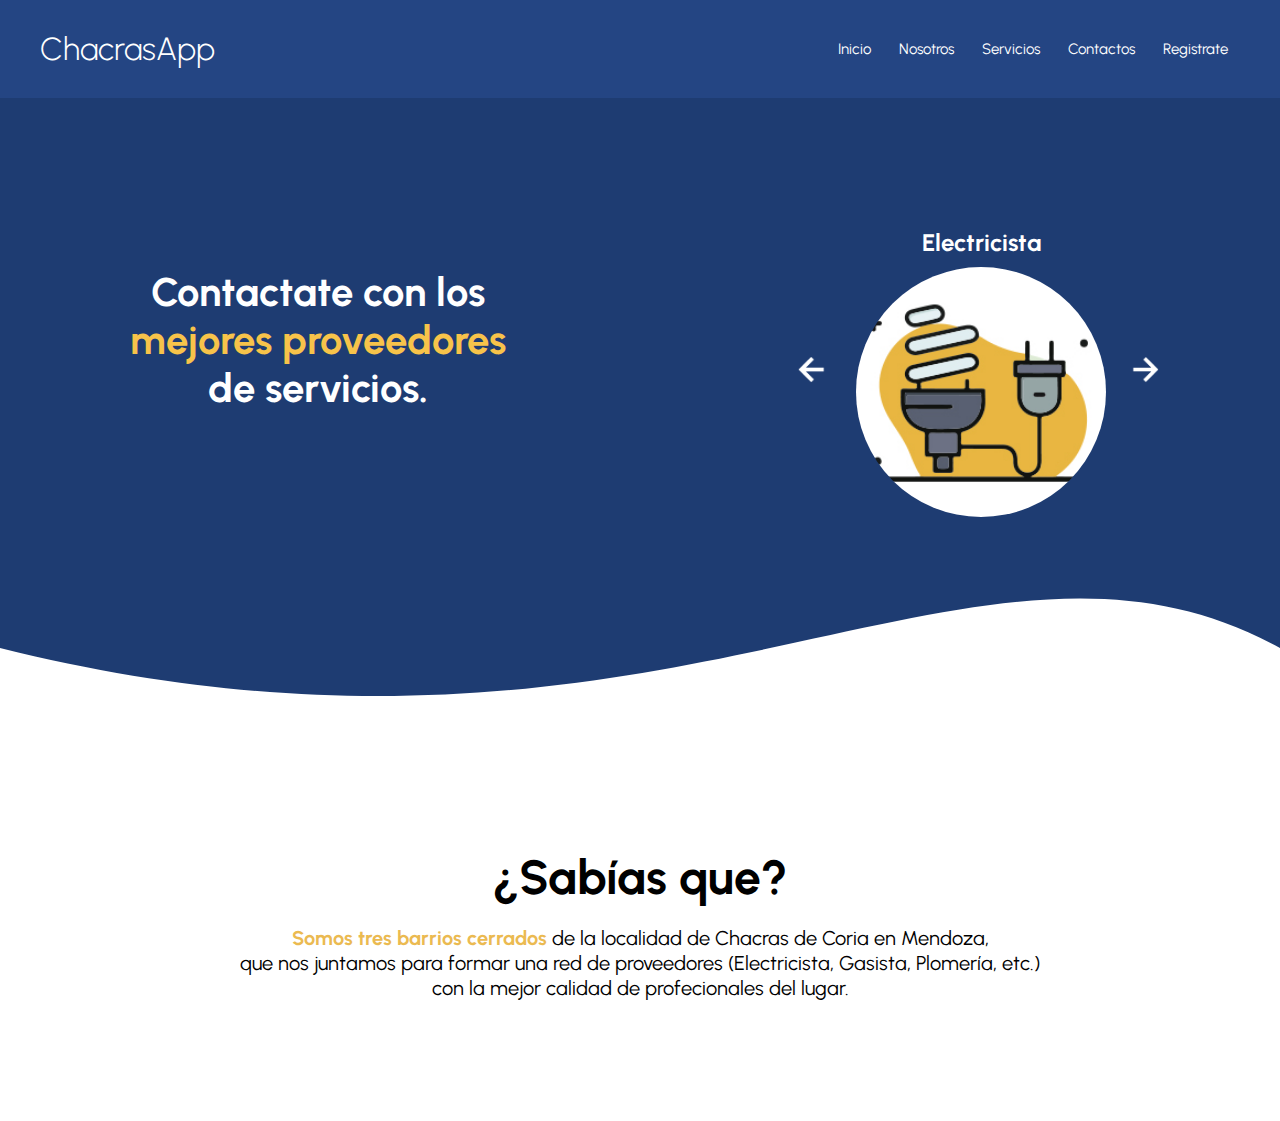
<file: PaginaWeb/index.html>
<!DOCTYPE html>
<html lang="es">
  <head>
    <meta charset="UTF-8" />
    <meta http-equiv="X-UA-Compatible" content="IE=edge" />
    <meta name="viewport" content="width=device-width, user-scalable=no, initial-scale=1.0, maximum-scale=1.0, minimum-scale=1.0">
    <title>Proveedor de servicios</title>
    <link rel="stylesheet" href=css/estilos.css />
  </head>
  <body>
    <header class="hero">      
        <div class="navbar">  
          <div><h2 class="nav__logo">ChacrasApp</h2></div>                
          <div class="nav-header">
                      
              <!-- responsive navbar toggle button -->
              <input type="checkbox" id="nav-check" />
              <div class="nav-btn">
                <label for="nav-check">
                  <span></span>
                  <span></span>
                  <span></span>
                </label>
              </div>
              <!-- Navbar items -->          
              <div class="nav-links">            
                <a href="#">Inicio</a>
                <a href="#sobremi">Nosotros</a>
                <!-- Dropdown menu -->
                <div class="dropdown">
                  <a class="dropBtn" href="#"
                    >Servicios
                    <i class="fas fa-angle-down"></i>
                  </a>
                  <div class="drop-content">
                    <a href="#">Electricista</a>
                    <a href="#">Gasista</a>
                    <a href="#">Plomería</a>
                  </div>
                </div>
                <a href="#">Contactos</a>
                <div class="dropdown">
                  <a class="dropBtn" href="#"
                    >Registrate
                    <i class="fas fa-angle-down"></i>
                  </a>
                  <div class="drop-content">
                    <a href="RegistroProveedor.html">Proveedor</a>
                    <a href="Registro Usuario.html">Usuarios</a>
                  </div>
                </div>
              </div>
          </div>      
    </header>   
        <section class="hero__main__container">
          <div class="hero__texts">
            <h1 class="hero__title">
              Contactate con los
              <p>mejores proveedores</p>
              de servicios.
            </h1>
          </div>    
          <section class="testimony" id="Acerca">
            <div class="testimony__container container">
              <img
                src="./images/leftarrow.png"
                class="testimony__arrow"
                id="before"
              />
  
              <section class="testimony__body testimony__body--show" data-id="1">
                <div class="testimony__texts">
                  <h2 class="subtitlee">Electricista<br /></h2>
                </div>
  
                <figure class="testimony__picture">
                  <img src="./images/electricista.jpg" class="testimony__img" />
                </figure>
              </section>
  
              <section class="testimony__body" data-id="2">
                <div class="testimony__texts">
                  <h2 class="subtitlee">Gasista<br /></h2>
                </div>
  
                <figure class="testimony__picture">
                  <img src="./images/gasista.jpg" class="testimony__img" />
                </figure>
              </section>
  
              <section class="testimony__body" data-id="3">
                <div class="testimony__texts">
                  <h2 class="subtitlee">Plomería<br /></h2>
                </div>
  
                <figure class="testimony__picture">
                  <img src="./images/plomeria.jpg" class="testimony__img" />
                </figure>
              </section>
  
              <img
                src="./images/rightarrow.png"
                class="testimony__arrow"
                id="next"
              />
            </div>
          </section>
           
        </section>
          
          <!--Forma-->
          <div style="height: 150px; overflow: hidden" class="hero__waves">
            <svg
              viewBox="0 0 500 150"
              preserveAspectRatio="none"
              style="height: 100%; width: 100%"
            >
              <path
                d="M0.00,49.99 C262.08,217.40 378.89,-120.09 500.00,49.99 L500.00,150.00 L0.00,150.00 Z"
                style="stroke: none; fill: #fff"
              ></path>
            </svg>
          </div>  
        </div> 
      </div>  
     
      <!-- SECCION SOBRE MI (la pagina) -->
      <section id="sobremi" class="sobremi">
        <div class="contenido-seccion">
          <h2 a href="nav__links">¿Sabías que?</h2>
          <p>
            <span>Somos tres barrios cerrados</span> de la localidad de Chacras
            de Coria en Mendoza, <br> 
            que nos juntamos para formar una red de proveedores (Electricista,
            Gasista, Plomería, etc.) </br> con la mejor calidad de profecionales del
            lugar.
          </p>
        </div>
      </section>
    

    
    <script src="js/slider.js"></script>
  </body>
</html>
</file>
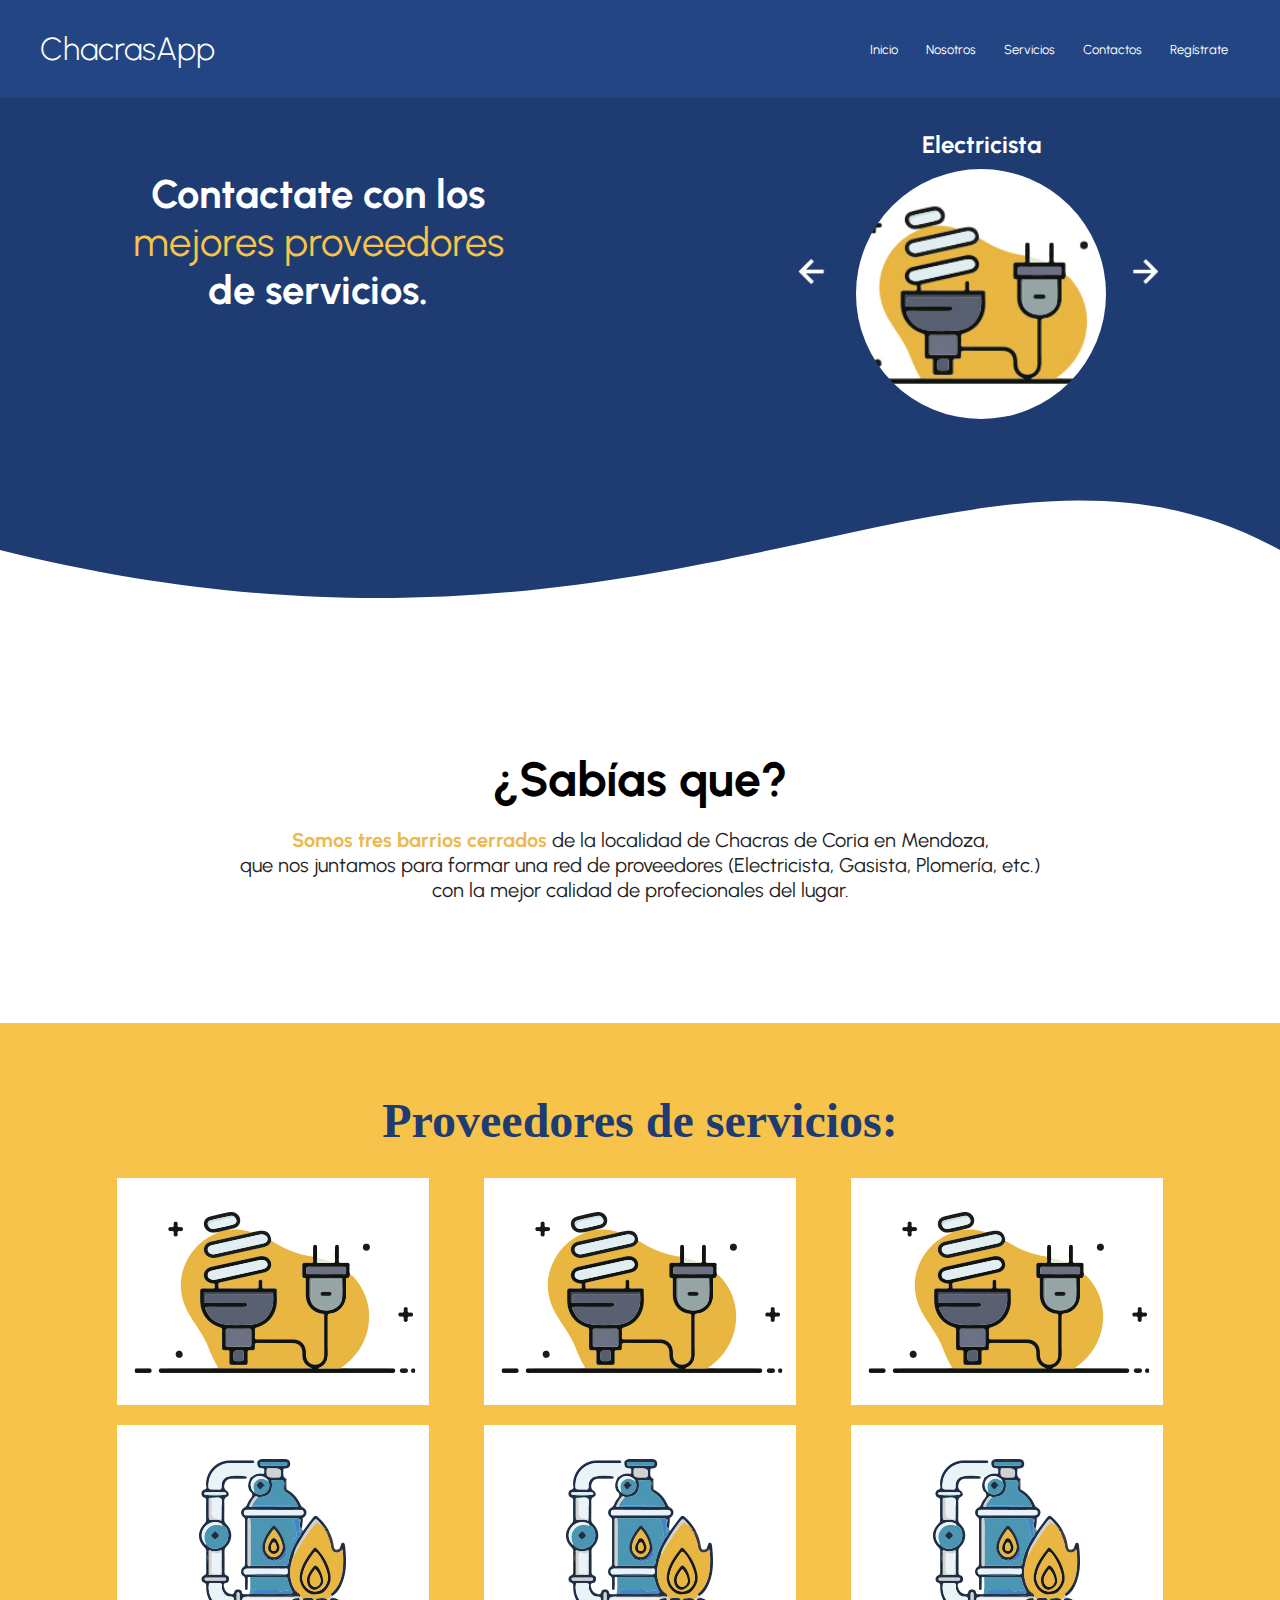
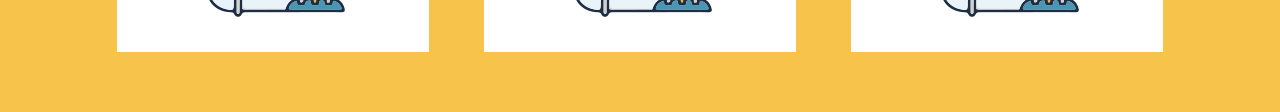
<file: target/classes/templates/index.html>
<!DOCTYPE html>
<html lang="es">
    <head>
        <meta charset="UTF-8" />
        <meta http-equiv="X-UA-Compatible" content="IE=edge" />
        <meta name="viewport" content="width=device-width, user-scalable=no, initial-scale=1.0, maximum-scale=1.0, minimum-scale=1.0">
        <title>Proveedor de servicios</title>
        <link rel="stylesheet" href=css/estilos.css />
    </head>
    <body>
        <header class="hero">      
            <div class="navbar">  
                <div><h2 class="nav__logo">ChacrasApp</h2></div>                
                <div class="nav-header">

                    <!-- responsive navbar toggle button -->
                    <input type="checkbox" id="nav-check" />
                    <div class="nav-btn">
                        <label for="nav-check">
                            <span></span>
                            <span></span>
                            <span></span>
                        </label>
                    </div>
                    <!-- Navbar items -->          
                    <div class="nav-links">            
                        <a href="#">Inicio</a>
                        <a href="#sobremi">Nosotros</a>
                        <!-- Dropdown menu -->
                        <div class="dropdown">
                            <a class="dropBtn" href="Rubros.html"
                               >Servicios
                                <i class="fas fa-angle-down"></i>
                            </a>
                            <div class="drop-content">
                                <a href="#">Electricista</a>
                                <a href="#">Gasista</a>
                                <a href="#">Plomería</a>
                            </div>
                        </div>
                        <a href="#">Contactos</a>
                        <div class="dropdown">
                            <a class="dropBtn" href="#"
                               >Regístrate
                                <i class="fas fa-angle-down"></i>
                            </a>
                            <div class="drop-content">
                                <a href="RegistroProveedor.html">Proveedor</a>
                                <a href="Registro Usuario.html">Usuarios</a>
                            </div>
                        </div>
                    </div>
                </div>      
        </header>   
        <section class="hero__main__container">
            <div class="hero__texts">
                <h1 class="hero__title">
                    Contactate con los
                    <p>mejores proveedores</p>
                    de servicios.
                </h1>
            </div>    
            <section class="testimony" id="Acerca">
                <div class="testimony__container container">
                    <img
                        src="./images/leftarrow.png"
                        class="testimony__arrow"
                        id="before"
                        />

                    <section class="testimony__body testimony__body--show" data-id="1">
                        <div class="testimony__texts">
                            <h2 class="subtitlee">Electricista<br /></h2>
                        </div>

                        <figure class="testimony__picture">
                            <img src="./images/electricista.jpg" class="testimony__img" />
                        </figure>
                    </section>

                    <section class="testimony__body" data-id="2">
                        <div class="testimony__texts">
                            <h2 class="subtitlee">Gasista<br /></h2>
                        </div>

                        <figure class="testimony__picture">
                            <img src="./images/gasista.jpg" class="testimony__img" />
                        </figure>
                    </section>

                    <section class="testimony__body" data-id="3">
                        <div class="testimony__texts">
                            <h2 class="subtitlee">Plomería<br /></h2>
                        </div>

                        <figure class="testimony__picture">
                            <img src="./images/plomeria.jpg" class="testimony__img" />
                        </figure>
                    </section>

                    <img
                        src="./images/rightarrow.png"
                        class="testimony__arrow"
                        id="next"
                        />
                </div>
            </section>

        </section>

        <!--Forma-->
        <div style="height: 150px; overflow: hidden" class="hero__waves">
            <svg
                viewBox="0 0 500 150"
                preserveAspectRatio="none"
                style="height: 100%; width: 100%"
                >
            <path
                d="M0.00,49.99 C262.08,217.40 378.89,-120.09 500.00,49.99 L500.00,150.00 L0.00,150.00 Z"
                style="stroke: none; fill: #fff"
                ></path>
            </svg>
        </div>  
    </div> 
</div>  

<!-- SECCION SOBRE MI (la pagina) -->
<section id="sobremi" class="sobremi">
    <div class="contenido-seccion">
        <h2 a href="nav__links">¿Sabías que?</h2>
        <p>
            <span>Somos tres barrios cerrados</span> de la localidad de Chacras
            de Coria en Mendoza, <br> 
            que nos juntamos para formar una red de proveedores (Electricista,
            Gasista, Plomería, etc.) </br> con la mejor calidad de profecionales del
            lugar.
        </p>
    </div>
</section>

<!-- Rubros Porfolios-->
<section id="portfolio" class="portfolio">
    <div class="contenido-seccion">
        <h2>Proveedores de servicios:</h2>
        <div class="galeria">
            <div class="proyecto">
                <img src="images/electricista.jpg" alt="" />
                <div class="overlay">
                    <h3>Ingeniero Eléctrico </h3>
                    <p>Iluminación.</p>
                </div>
            </div>
            <div class="proyecto">
                <img src="images/electricista.jpg" alt="" />
                <div class="overlay">
                    <h3>Ingeniero Eléctrico </h3>
                    <p>Ensamblar e instalar cableado eléctrico.</p>
                </div>
            </div>
            <div class="proyecto">
                <img src="images/electricista.jpg" alt="" />
                <div class="overlay">
                    <h3>Ingeniero Eléctrico </h3>
                    <p>Tareas de mantenimiento.</p>
                </div>
            </div>
            <div class="proyecto">
                <img src="images/gasista.jpg" alt="" />
                <div class="overlay">
                    <h3>Gasista matriculado</h3>
                    <p>Testeos</p>
                </div>
            </div>
            <div class="proyecto">
                <img src="images/gasista.jpg" alt="" />
                <div class="overlay">
                    <h3>Gasista matriculado</h3>
                    <p>Instalación de cañerías de gas.</p>
                </div>
            </div>
            <div class="proyecto">
                <img src="images/gasista.jpg" alt="" />
                <div class="overlay">
                    <h3>Gasista matriculado</h3>
                    <p>Tareas de mantenimiento.</p>
                </div>

            </div>
        </div>
    </div>
</section>



<!--<section class="footer__copy container">
  <div class="footer__social">
    <a href="#" class="footer__icons"
      ><img src="./images/facebook.svg" class="footer__img"
    /></a>
    <a href="#" class="footer__icons"
      ><img src="./images/twitter.svg" class="footer__img"
    /></a>
    <a href="#" class="footer__icons"
      ><img src="./images/youtube.svg" class="footer__img"
    /></a>
  </div>

  <h3 class="footer__copyright">
    Derechos reservados &copy; Grupo B
  </h3>
</section>
</footer>-->    
<script src="js/slider.js"></script>
</body>
</html>
</file>
